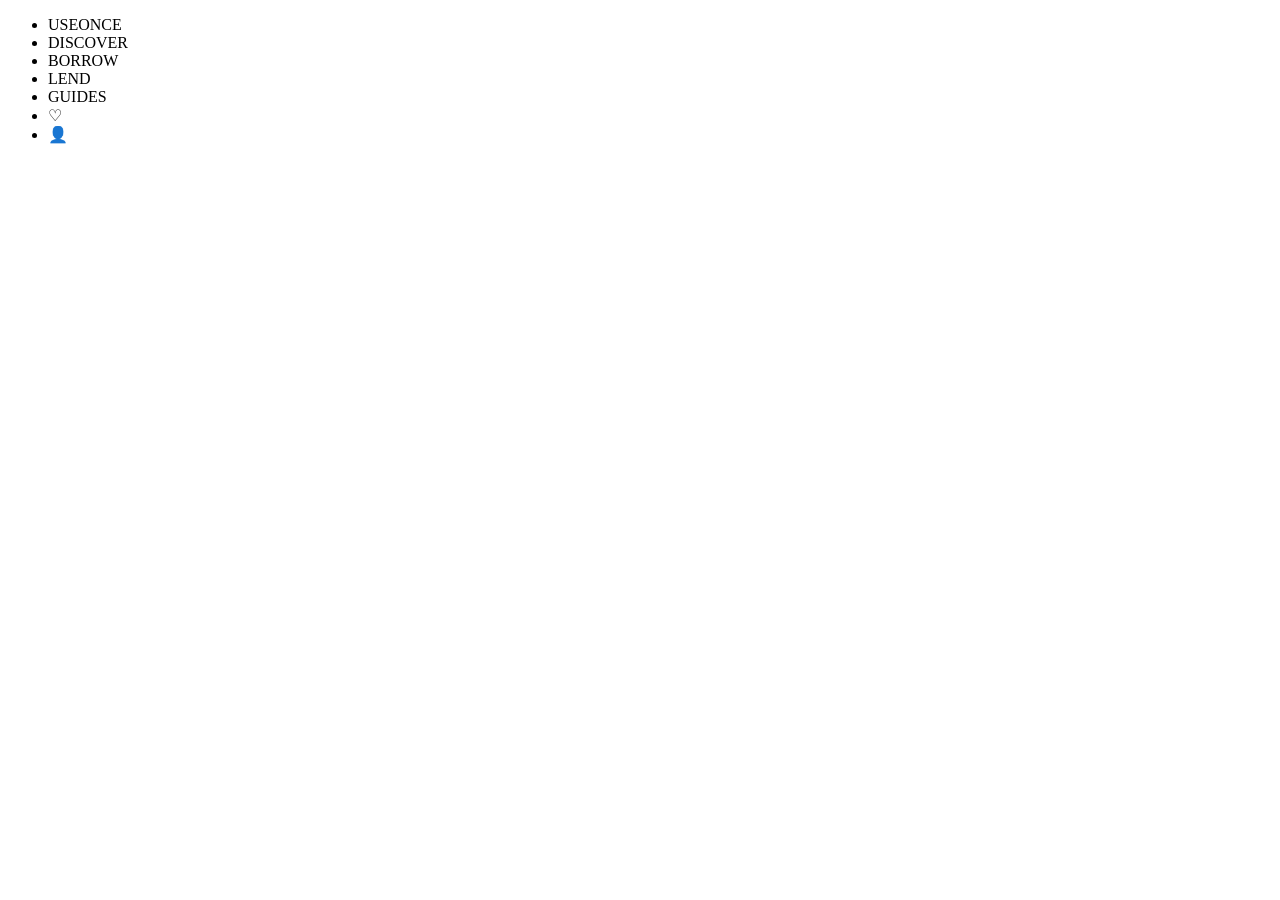
<file: Desktop/USEONCE/index.html>
<!DOCTYPE html>
<html lang="en">
<head>
    <meta charset="UTF-8">
    <meta name="viewport" content="width=device-width, initial-scale=1.0">
    <title>USEONCE</title>
</head>
<body>
    <header><nav><ul><li>USEONCE</li> <li>DISCOVER</li><li>BORROW</li><li>LEND</li><li>GUIDES</li><li>♡</li><li>👤</li></ul></nav></header>
    
</body>
</html>
</file>
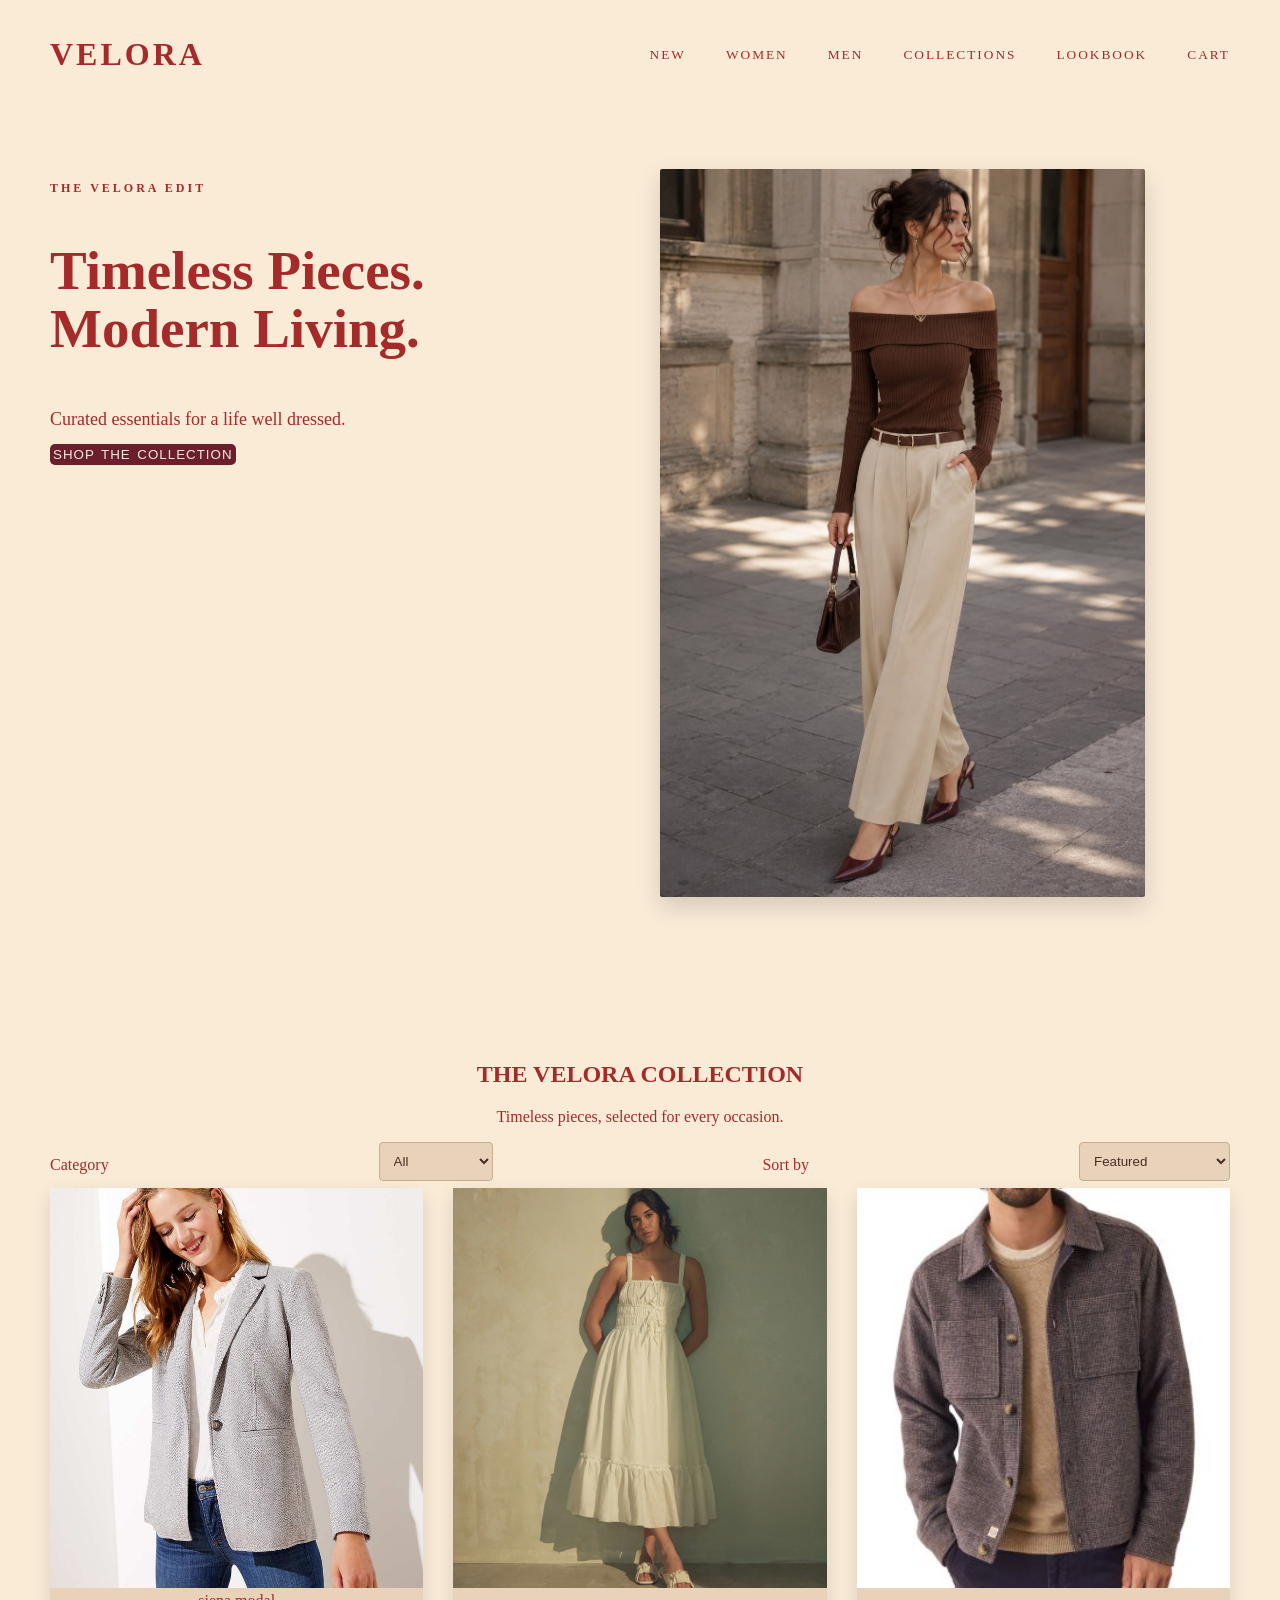
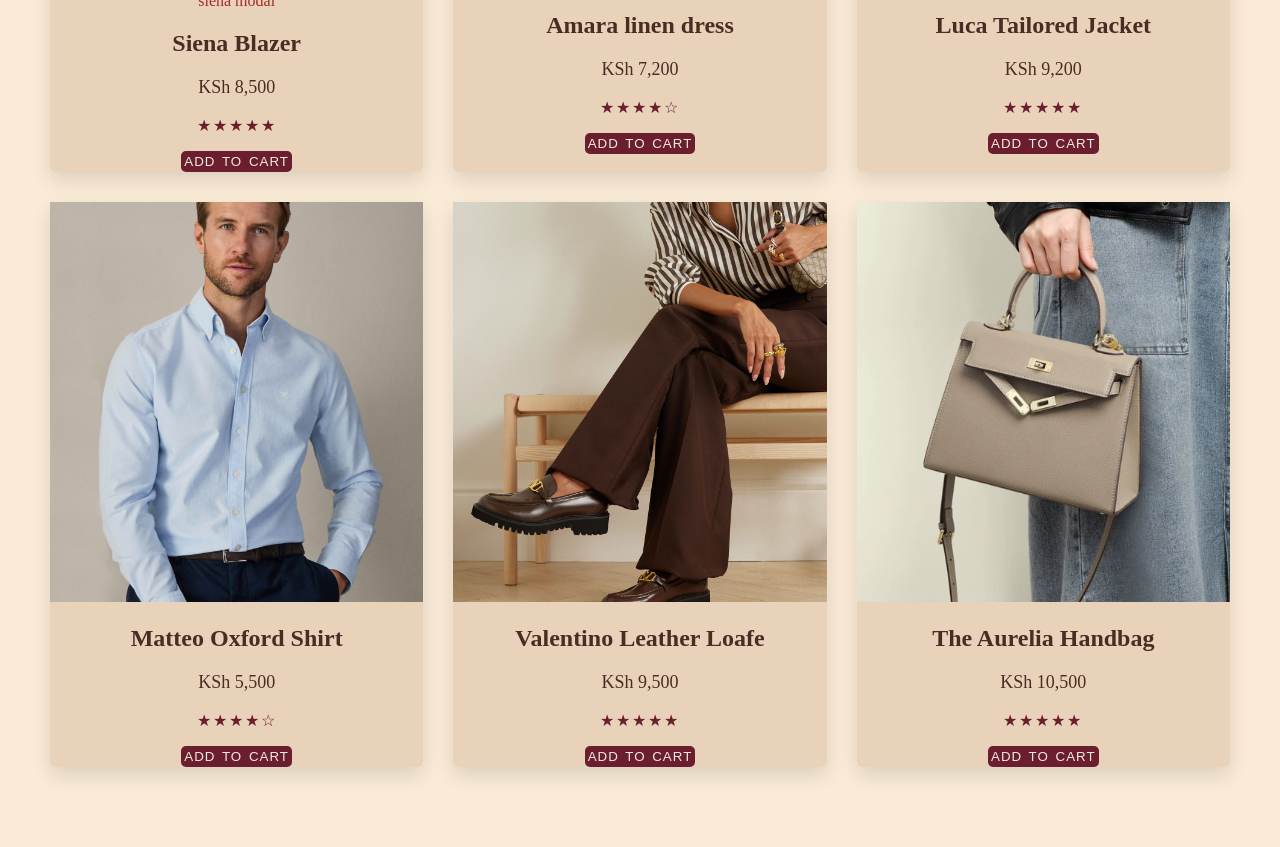
<file: Desktop/VELORA/index.html>
<!doctype html>
<html lang="en">
  <head>
    <meta charset="UTF-8" />
    <meta name="viewport" content="width=device-width, initial-scale=1.0" />
    <title>VELORA | Timeless Fashion</title>
    <link rel="stylesheet" href="style.css" />
  </head>
  <body>
    
    <nav>
      <ul>
        <li class="logo">VELORA</li>
        <li><a href="#">NEW</a></li>
        <li><a href="#">WOMEN</a></li>
        <li><a href="#">MEN</a></li>
        <li><a href="#">COLLECTIONS</a></li>
        <li><a href="#">LOOKBOOK</a></li>
        <li><a href="#cart-sidebar">CART</a></li>
      </ul>
    </nav>

    <section class="Hero">
      <div class="text">
        <p class="edit">THE VELORA EDIT</p>
        <h1 class="h1">Timeless Pieces. Modern Living.</h1>
        <p class="curated">Curated essentials for a life well dressed.</p>
        <button>SHOP THE COLLECTION</button>
      </div>
      <div class="image">
        <img
          class="actualimage"
          src="images/hero image.jpg"
          alt="Woman wearing an elegant cream outfit in a luxury interior"
        />
      </div>
    </section>
    <section class="featured">
      <h1>THE VELORA COLLECTION</h1>
      <p>Timeless pieces, selected for every occasion.</p>
      <div class="filters">
      <label for="category">Category</label>

      <select id="category">
        <option>All</option>
        <option>Women</option>
        <option>Men</option>
        <option>Accessories</option>
      </select>
      <label for="sort">Sort by</label>

      <select id="sort">
        <option>Featured</option>
        <option>Price: Low to High</option>
        <option>Price: High to Low</option>
      </select>
      </div>
      <div class="product-grid">
        <div class="product-card">
          <a href="#siena-modal"> <img
            class="images"
            src="images/siena blazer.jpg"
            alt="A picture of a woman wearing a siena blazer"
          />siena modal</a>
          <h2>Siena Blazer</h2>
          <p class="prices">KSh 8,500</p>
          <p class="rating">★★★★★</p>
          <button>ADD TO CART</button>
        </div>
        <div class="product-card">
          <img
            class="images"
            src="images/Amara Linen Dress.webp"
            alt="Women wearing Amara linen dress"
          />
          <h2>Amara linen dress</h2>
          <p class="prices">KSh 7,200</p>
          <p class="rating">★★★★☆</p>
          <button>ADD TO CART</button>
        </div>
        <div class="product-card">
          <img
            class="images"
            src="images/Luca Tailored Jacket.jpg"
            alt="Man wearing luca tailored jacket"
          />
          <h2>Luca Tailored Jacket</h2>
          <p class="prices">KSh 9,200</p>
          <p class="rating">★★★★★</p>
          <button>ADD TO CART</button>
        </div>
        <div class="product-card">
          <img
            class="images"
            src="images/Matteo Oxford Shirt.avif"
            alt="Man wearing mateo oxford shirt"
          />
          <h2>Matteo Oxford Shirt</h2>
          <p class="prices">KSh 5,500</p>
          <p class="rating">★★★★☆</p>
          <button>ADD TO CART</button>
        </div>
        <div class="product-card">
          <img
            class="images"
            src="images/Valentino Leather Loafer.jpg"
            alt="women wearing valentino leather loafer"
          />
          <h2>Valentino Leather Loafe</h2>
          <p class="prices">KSh 9,500</p>
          <p class="rating">★★★★★</p>
          <button>ADD TO CART</button>
        </div>
        <div class="product-card">
          <img
            class="images"
            src="images/The Aurelia Handbag.webp"
            alt="structured vintage-inspired dark chocolate handbag"
          />
          <h2>The Aurelia Handbag</h2>
          <p class="prices">KSh 10,500</p>
          <p class="rating">★★★★★</p>
          <button>ADD TO CART</button>
        </div>
      </div>
      <div id="siena-modal">
        <div class="modal-content">
          <a href="#">× Close</a>
          <img
            class="images"
            src="images/siena blazer.jpg"
            alt="woman wearing siena blazer"
          />
          <p>
            A refined warm-ivory blazer designed for effortless, polished
            everyday styling
          </p>
          <button>ADD TO CART</button>
        </div>
      </div>
   </section>

<div id="cart-sidebar" class="cart">
  <h2 class="bag">YOUR BAG</h2>
  <p>Siena Blazer</p>
  <p>KSh 8,500</p>
  <p>Amara Linen Dress</p>
  <p>KSh 7,200</p>
  <p>TOTAL: KSh 15,700</p>
  <button>CHECKOUT</button>
  <a href="#">× Close</a>
</div>

</body>
</html>
</file>
<file: Desktop/VELORA/style.css>
:root {--background: antiquewhite;--card: #e8d3ba; --text: #4a2c24;
--border: #c9ad91;
--accent: #6b1e2e;
--accent-hover: #4f1622;
--shadow: 0 8px 20px rgba(0, 0, 0, 0.12);}
body {
  background-color: var(--background);
  color: brown;
  font-family: Georgia, "Times New Roman", Times, serif;
  margin: 0;
}
ul {
  list-style: none;
  display: flex;
  gap: 40px;
  padding: 20px 50px;
  align-items: center;
}
.logo {
  font-size: xx-large;
  font-weight: 700;
  letter-spacing: 3px;
}
ul {
  display: flex;
  justify-content: space-between;
}
.logo {
  margin-right: auto;
}
li {
  font-size: smaller;
  font-weight: 300;
  letter-spacing: 2px;
}
a {
  color: brown;
  list-style: none;
  text-decoration: none;
  transition: color 0.3s ease;
}
a:hover {
  color: #6b1e2e;
}
.Hero {
  display: flex;
  padding: 60px 50px;
  gap: 40px;
}
.text {
  width: 50%;
}
.image {
  width: 50%;
}
.actualimage {
  width: 85%;
  border-radius: 2px;
  object-fit: cover;
}
.h1 {
  font-size: 55px;
  font-weight: bold;
  line-height: 1.07;
}
.edit {
  font-size: 12px;
  letter-spacing: 3px;
  font-weight: bold;
}
.curated {
  font-size: 18px;
  line-height: 1.6;
  margin-top: 10px;
  margin-bottom: 10px;
}
button {
  background-color: #6b1e2e;
  color: #f5ebdd;
  padding: 0;
  word-spacing: 2px;
  letter-spacing: 1px;
  border: none;
  transition: 0.3s ease;
  padding: 3px;
  border-radius: 5px;
}
button:hover {
  background-color: #4f1622;
  transform: translateY(2px);
}
.actualimage {
  box-shadow: 0 10px 25px rgba(0, 0, 0, 0.15);
}
.featured {
  text-align: center;
  padding: 80px 50px;
}
.product-grid {
  display: grid;
  grid-template-columns: repeat(3, 1fr);
  gap: 30px;
}
.images {
  height: 400px;
  width: 100%;
  object-fit: cover;
}
.product-card {
  background-color: var(--card);
  color: #4a2c24;
  border-color: #c9ad91;
  border-radius: 6px;
  box-shadow: 0 8px 20px rgba(0, 0, 0, 0.12);
}
.prices {
  color: var(--text);
  text-align: center;
  font-size: 18px;
}
.rating {
  color: var(--accent);
  text-align: center;
  letter-spacing: 2px;
}
.product-card:hover {
  transform: translateY(-8px);
  box-shadow: 0 15px 30px rgba(0, 0, 0, 0.18);
  transition:
    transform 0.3s ease,
    box-shadow 0.3s ease;
}
.filters {
  display: flex;
  justify-content: space-between;
  align-items: center;
}
select {
  background-color: #e8d3ba;
  color: #4a2c24;
  border: 1px solid #c9ad91;
  padding: 10px;
  border-radius: 4px;
  margin-bottom: 7px;
}
#siena-modal {
  position: fixed;
  top: 0;
  left: 0;
  width: 100%;
  height: 100%;
  background-color: rgba(0, 0, 0, 0.6);
  display: none;
  align-items: center;
  justify-content: center;
  z-index: center;
}
#siena-modal:target {
  display: flex;
}
.modal-content {
  background-color: #e8d3ba;
  padding: 30px;
  width: 500px;
  border-radius: 8px;
  box-shadow: 0 15px 40px rgba(0, 0, 0, 0.25);
  text-align: center;
}
.cart {
  position: fixed;
  top: 0;
  right: 0;
  width: 350px;
  height: 100%;
  background-color: #e8d3ba;
  padding: 30px;
  box-shadow: -10px 0 30px rgba(0, 0, 0, 0.15);
  z-index: 1000;
  display: none;
}
#cart-sidebar:target {
  display: block;
}.bag { text-align: center; color: #4a2c24; letter-spacing: 2px;}
@media (max-width: 700px) {
  .product-grid {
    grid-template-columns: 1fr;
  }

  .Hero {
    flex-direction: column;
  }

  .Hero div {
    width: 100%;
  }

  .filters {
    flex-direction: column;
    gap: 15px;
  }

  .cart {
    width: 100%;
  }
  ul {
  flex-direction: column;
  gap: 15px;
  padding: 20px;
}
}
@media (prefers-color-scheme: dark) {
  :root {
    --background: #2b211d;
    --card: #3a2c26;
    --text: #f5ebdd;
    --border: #6b5145;
  }
} @keyframes cardAppear {
  from {
    opacity: 0;
    transform: translateY(20px);
  }

  to {
    opacity: 1;
    transform: translateY(0);
  }
}

.product-card {
  animation: cardAppear 0.6s ease;
}
@media print {
  nav,
  button,
  .filters,
  .cart,
  #siena-modal {
    display: none;
  }

  body {
    background: white;
    color: black;
  }

  .product-card {
    box-shadow: none;
    break-inside: avoid;
  }
}
</file>
